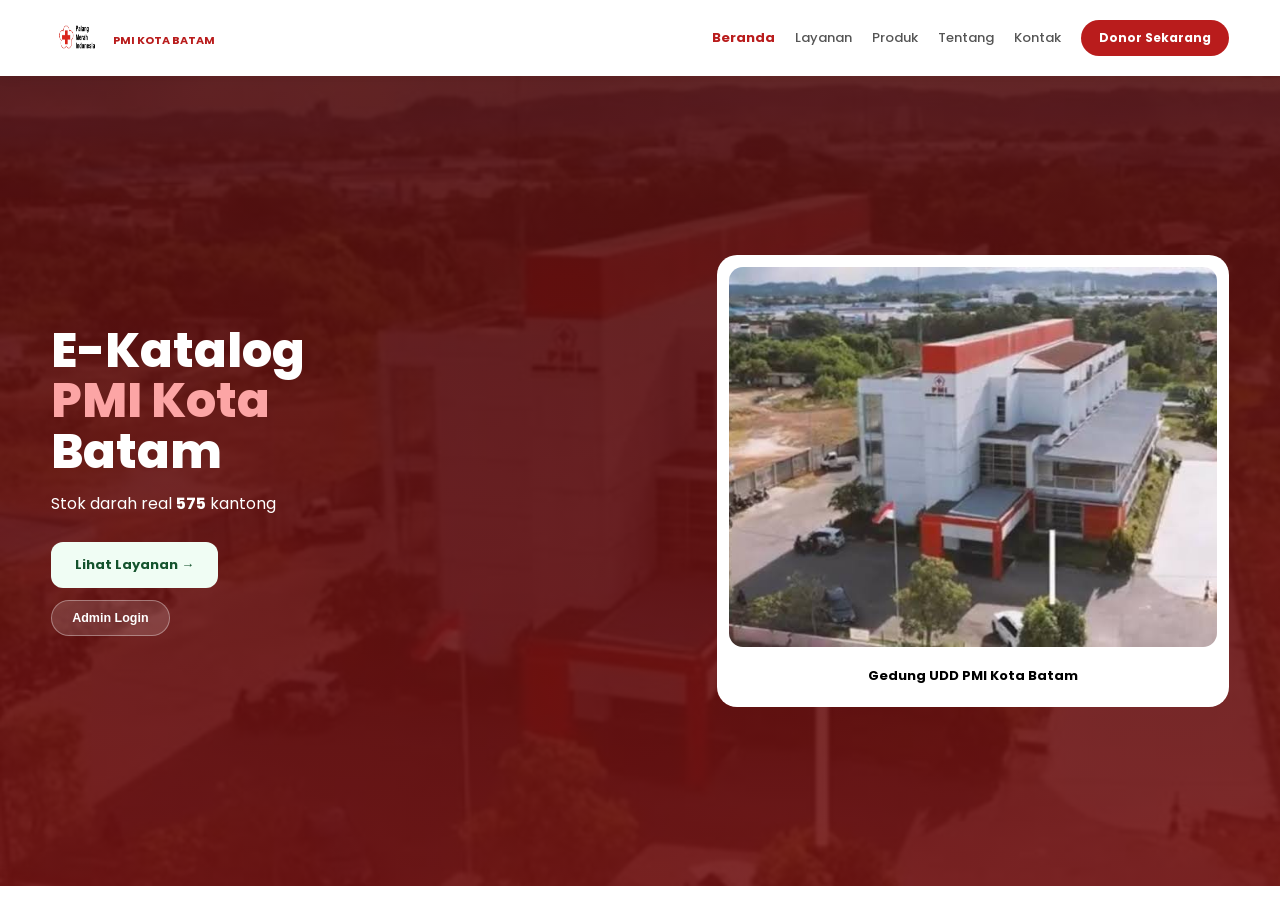
<file: index.html>
<!DOCTYPE html>
<html lang="id">
<head>
<meta charset="UTF-8"><meta name="viewport" content="width=device-width, initial-scale=1.0">
<title>PMI Kota Batam</title>
<link href="https://fonts.googleapis.com/css2?family=Poppins:wght@400;600;700;800&display=swap" rel="stylesheet">
<style>
*{margin:0;padding:0;box-sizing:border-box} body{font-family:Poppins,sans-serif;background:#fff}
.navbar{width:100%;background:#fff;position:sticky;top:0;z-index:1000;box-shadow:0 1px 12px rgba(0,0,0,.07)}
.nav-inner{width:92%;max-width:1200px;margin:auto;display:flex;justify-content:space-between;align-items:center;padding:12px 0}
.menu{display:flex;align-items:center;gap:20px}
.menu a{font-size:13px;text-decoration:none;color:#555;font-weight:500}
.menu a.active{color:#b91c1c;font-weight:700}
#loginModal{position:fixed;inset:0;background:rgba(0,0,0,0.6);display:none;align-items:center;justify-content:center;z-index:9999;padding:20px}
.login-box{width:100%;max-width:360px;background:#fff;border-radius:20px;padding:26px}
.login-box input{width:100%;padding:12px;border:1px solid #ddd;border-radius:10px;margin-top:8px;font-size:13px}
</style>
</head>
<body>

<!-- 1. MENU LENGKAP - TIDAK HILANG -->
<nav class="navbar">
  <div class="nav-inner">
    <div style="display:flex;align-items:center;gap:10px"><img src="logo-pmi.jpg" style="width:52px;height:52px"><div><b style="color:#b91c1c;font-size:11px">PMI KOTA BATAM</b></div></div>
    <div class="menu">
      <a href="index.html" class="active">Beranda</a>
      <a href="layanan.html">Layanan</a>
      <a href="produk.html">Produk</a>
      <a href="tentang.html">Tentang</a>
      <a href="kontak.html">Kontak</a>
      <a href="https://wa.me/6281170019960" style="background:#b91c1c;color:#fff!important;padding:9px 18px;border-radius:99px;font-weight:700;font-size:12px">Donor Sekarang</a>
    </div>
  </div>
</nav>

<!-- 2. BERANDA ADA FOTO GEDUNG -->
<div style="width:100%;min-height:90vh;background:linear-gradient(rgba(80,10,10,0.88),rgba(110,15,15,0.88)),url('gedung.jpg');background-size:cover;display:flex;align-items:center;padding:30px 0">
  <div style="width:92%;max-width:1200px;margin:auto;display:grid;grid-template-columns:1.1fr 0.9fr;gap:40px;align-items:center">
    <div style="color:#fff">
      <h1 style="font-size:48px;line-height:1.05;font-weight:800">E-Katalog<br><span style="color:#fca5a5">PMI Kota</span><br>Batam</h1>
      <p style="margin-top:14px">Stok darah real <b id="stok">575</b> kantong</p>
      <div style="margin-top:26px;display:flex;flex-direction:column;gap:12px;align-items:flex-start">
        <a href="layanan.html" style="background:#f0fdf4;color:#14532d;padding:13px 24px;border-radius:12px;text-decoration:none;font-weight:700;font-size:13px">Lihat Layanan →</a>
        <button onclick="document.getElementById('loginModal').style.display='flex'" style="background:rgba(255,255,255,0.14);border:1px solid rgba(255,255,255,0.35);color:#fff;padding:10px 20px;border-radius:99px;font-size:12.5px;font-weight:600;cursor:pointer">Admin Login</button>
      </div>
    </div>
    <div style="background:#fff;border-radius:20px;padding:12px">
      <img src="gedung.jpg" style="width:100%;height:380px;object-fit:cover;border-radius:14px">
      <div style="text-align:center;padding:8px"><b style="font-size:13px">Gedung UDD PMI Kota Batam</b></div>
    </div>
  </div>
</div>

<!-- 3. POPUP LOGIN USERNAME & PASSWORD -->
<div id="loginModal">
  <div class="login-box">
    <div style="display:flex;justify-content:space-between"><h3>Admin Login</h3><span onclick="document.getElementById('loginModal').style.display='none'" style="cursor:pointer;font-size:22px">×</span></div>
    <label style="font-size:12px;font-weight:600;margin-top:16px;display:block">Username</label>
    <input id="user" type="text" placeholder="Pmikotabatam2026">
    <label style="font-size:12px;font-weight:600;margin-top:12px;display:block">Password</label>
    <input id="pass" type="password" placeholder="••••••">
    <p id="err" style="font-size:11px;color:red;margin-top:8px;display:none">Username / password salah!</p>
    <button onclick="doLogin()" style="width:100%;padding:12px;background:#b91c1c;color:#fff;border:none;border-radius:10px;font-weight:700;margin-top:16px;cursor:pointer">Masuk</button>
  </div>
</div>

<script>
function doLogin(){
  let u=document.getElementById('user').value.trim();
  let p=document.getElementById('pass').value.trim();
  if(u==='Pmikotabatam2026' && p==='pmi2026'){
    localStorage.setItem('pmi_login','true');
    window.location.href='admin/dashboard.html';
  }else{
    document.getElementById('err').style.display='block';
  }
}
let s=JSON.parse(localStorage.getItem('pmi_stok_simple')||'null');
if(s){let total=s.A+s.B+s.AB+s.O; document.getElementById('stok').innerText=total}
</script>
</body>
</html>
</file>
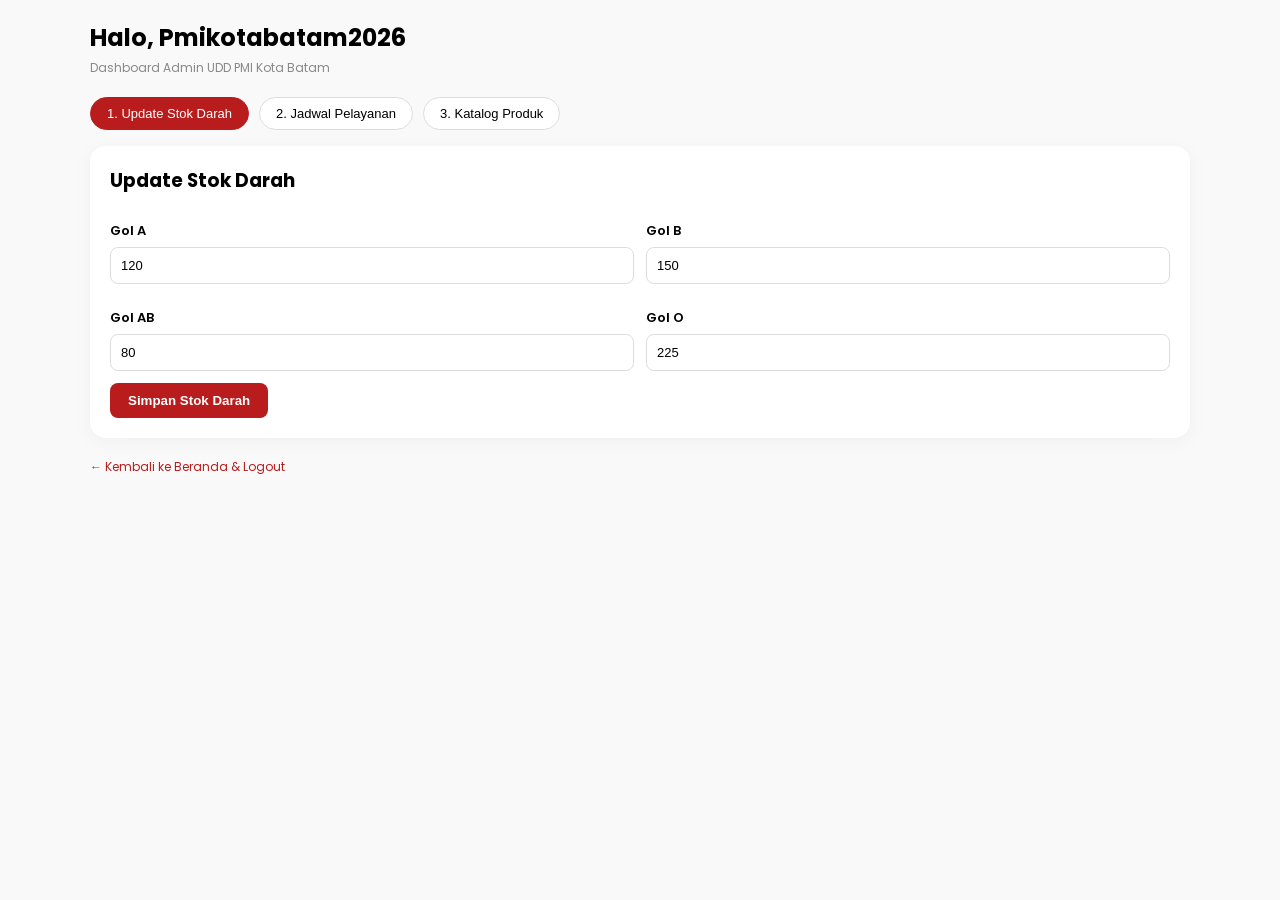
<file: dashboard.html>
<!DOCTYPE html>
<html lang="id">
<head>
<meta charset="UTF-8"><meta name="viewport" content="width=device-width, initial-scale=1.0">
<title>Dashboard Admin - PMI Kota Batam</title>
<link href="https://fonts.googleapis.com/css2?family=Poppins:wght@400;600;700&display=swap" rel="stylesheet">
<style>
body{font-family:Poppins,sans-serif;background:#f9f9f9;margin:0;padding:0}
.wrap{width:92%;max-width:1100px;margin:20px auto}
.tab{padding:8px 16px;border:1px solid #ddd;background:#fff;border-radius:20px;font-size:13px;cursor:pointer;font-weight:500}
.tab.active{background:#b91c1c;color:#fff;border-color:#b91c1c}
.card{background:#fff;border-radius:16px;padding:20px;margin-top:16px;box-shadow:0 4px 20px rgba(0,0,0,.04)}
input,textarea{width:100%;padding:10px;border:1px solid #ddd;border-radius:8px;margin-top:6px;font-size:13px;box-sizing:border-box}
.btn{background:#b91c1c;color:#fff;border:none;padding:10px 18px;border-radius:8px;font-weight:600;cursor:pointer;margin-top:12px}
label{font-size:13px;font-weight:600;margin-top:12px;display:block}
.grid{ display:grid; grid-template-columns: 1fr 1fr; gap:12px }
</style>
</head>
<body>
<div class="wrap">
  <h2 style="margin:0">Halo, Pmikotabatam2026</h2>
  <p style="margin:4px 0 0;color:#888;font-size:12px">Dashboard Admin UDD PMI Kota Batam</p>

  <div style="display:flex;gap:10px;margin-top:20px;flex-wrap:wrap">
    <button class="tab active" onclick="openTab(1)" id="t1">1. Update Stok Darah</button>
    <button class="tab" onclick="openTab(2)" id="t2">2. Jadwal Pelayanan</button>
    <button class="tab" onclick="openTab(3)" id="t3">3. Katalog Produk</button>
  </div>

  <!-- TAB 1 -->
  <div id="tab1" class="card">
    <h3 style="margin:0">Update Stok Darah</h3>
    <div class="grid" style="margin-top:14px">
      <div><label>Gol A</label><input id="stokA" type="number" value="120"></div>
      <div><label>Gol B</label><input id="stokB" type="number" value="150"></div>
      <div><label>Gol AB</label><input id="stokAB" type="number" value="80"></div>
      <div><label>Gol O</label><input id="stokO" type="number" value="225"></div>
    </div>
    <button class="btn" onclick="saveStok()">Simpan Stok Darah</button>
  </div>

  <!-- TAB 2 -->
  <div id="tab2" class="card" style="display:none">
    <h3 style="margin:0">Tambah Jadwal Pelayanan</h3>
    <label>Tanggal</label><input id="jTgl" type="date">
    <label>Jam</label><input id="jJam" type="time">
    <label>Lokasi / Kegiatan</label><input id="jLok" placeholder="Contoh: Mall Botania 2">
    <button class="btn" onclick="addJadwal()">Tambah Jadwal</button>
  </div>

  <!-- TAB 3 -->
  <div id="tab3" class="card" style="display:none">
    <h3 style="margin:0">Update Katalog Produk</h3>
    <label>Nama Produk</label><input id="pNama" placeholder="Kantong Darah Double">
    <div class="grid">
      <div><label>Harga</label><input id="pHarga" placeholder="Rp 150.000"></div>
      <div><label>Stok</label><input id="pStok" type="number" placeholder="100"></div>
    </div>
    <label>Deskripsi</label><textarea id="pDesc" rows="3"></textarea>
    <button class="btn" onclick="addProduk()">Tambah Produk</button>
  </div>

  <a href="../index.html" style="display:inline-block;margin-top:20px;font-size:12px;color:#b91c1c;text-decoration:none">← Kembali ke Beranda & Logout</a>
</div>

<script>
function openTab(n){
  document.getElementById('tab1').style.display = n==1?'block':'none';
  document.getElementById('tab2').style.display = n==2?'block':'none';
  document.getElementById('tab3').style.display = n==3?'block':'none';
  document.getElementById('t1').classList.toggle('active',n==1);
  document.getElementById('t2').classList.toggle('active',n==2);
  document.getElementById('t3').classList.toggle('active',n==3);
  if(n==3 && new URLSearchParams(window.location.search).get('tab')!='3'){
    // kalau klik dari screenshot kamu yang tab 3
    document.getElementById('tab3').style.display='block';
  }
}
function saveStok(){
  const data={A:stokA.value,B:stokB.value,AB:stokAB.value,O:stokO.value};
  localStorage.setItem('pmi_stok', JSON.stringify(data));
  alert('Stok berhasil disimpan! Total di beranda akan jadi '+(parseInt(data.A)+parseInt(data.B)+parseInt(data.AB)+parseInt(data.O))+' kantong');
}
function addJadwal(){ alert('Jadwal '+jLok.value+' berhasil ditambah (simulasi)'); }
function addProduk(){ alert('Produk '+pNama.value+' berhasil ditambah (simulasi)'); }

// buka tab sesuai URL ?tab=3 biar pas kayak screenshot kamu langsung kebuka katalog
const urlTab = new URLSearchParams(window.location.search).get('tab');
if(urlTab) openTab(parseInt(urlTab));
</script>
</body>
</html>
</file>
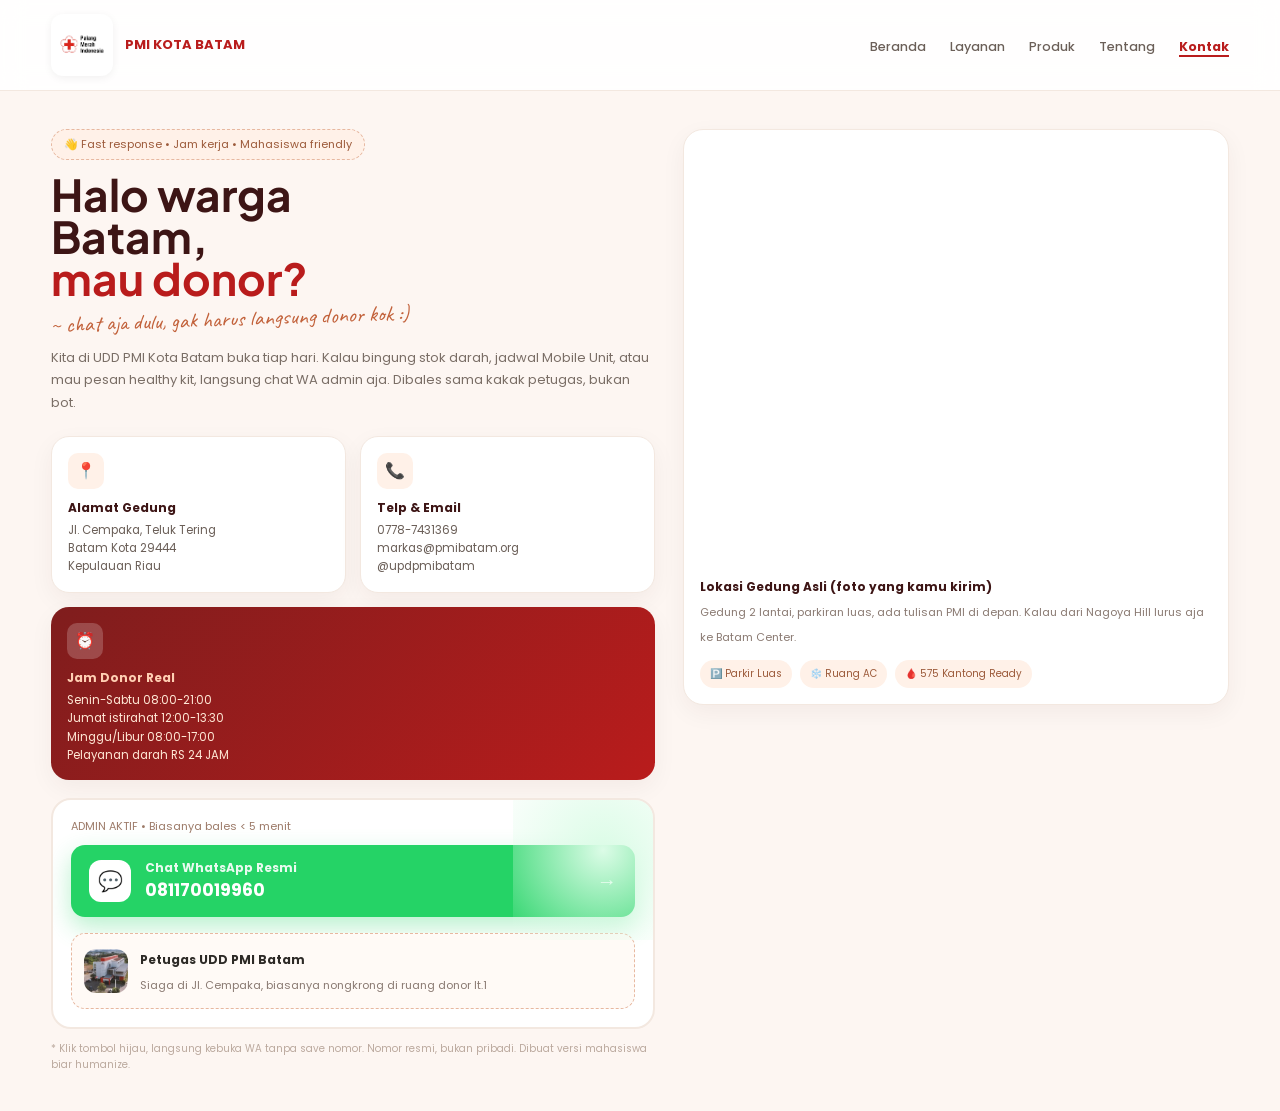
<file: kontak.html>
<!DOCTYPE html>
<html lang="id">
<head>
<meta charset="UTF-8"><meta name="viewport" content="width=device-width, initial-scale=1.0">
<title>Kontak - PMI Kota Batam</title>
<link href="https://fonts.googleapis.com/css2?family=Poppins:wght@400;500;600;700&family=Plus+Jakarta+Sans:wght@700;800&family=Caveat:wght@600&display=swap" rel="stylesheet">
<style>
*{margin:0;padding:0;box-sizing:border-box}
body{font-family:'Poppins',sans-serif;background:#fdf6f2;color:#2d2a26}
.container{width:92%;max-width:1180px;margin:auto}
.navbar{background:rgba(255,255,255,0.9);backdrop-filter:blur(12px);padding:14px 0;position:sticky;top:0;z-index:20;border-bottom:1px solid #f3e8e0}
.nav-isi{display:flex;justify-content:space-between;align-items:center}
.logo{display:flex;align-items:center;gap:12px}
.logo img{width:62px;height:62px;object-fit:contain;background:#fff;border-radius:12px;box-shadow:0 2px 8px rgba(0,0,0,.06)}
.menu a{margin-left:20px;text-decoration:none;color:#6b5f58;font-size:12.5px;font-weight:500}
.menu a.aktif{color:#b91c1c;font-weight:700;border-bottom:2px solid #b91c1c}
.wrap{display:grid;grid-template-columns:1.05fr 0.95fr;gap:28px;padding:38px 0}
.badge{display:inline-flex;gap:8px;background:#fff1e8;border:1px dashed #e7b8a0;padding:6px 12px;border-radius:99px;font-size:11px;color:#9c5a3a}
.human-title{font-family:'Plus Jakarta Sans';font-size:44px;line-height:0.95;margin-top:14px;color:#3d1515}
.human-title span{color:#b91c1c}
.coret{font-family:'Caveat';color:#c2613a;font-size:22px;transform:rotate(-2deg);display:inline-block;margin-top:6px}
.desc{margin-top:14px;font-size:13px;line-height:1.7;color:#7a6e66}
.cards{display:grid;grid-template-columns:1fr 1fr;gap:14px;margin-top:22px}
.card{background:#ffffff;border:1px solid #f3e8e0;border-radius:18px;padding:16px;box-shadow:0 8px 24px rgba(61,21,21,0.05);transition:.2s}
.card:hover{transform:translateY(-2px);box-shadow:0 12px 28px rgba(61,21,21,0.08)}
.card .icon{width:36px;height:36px;border-radius:10px;display:grid;place-items:center;background:#fff1e8;font-size:16px}
.card b{font-size:12px;color:#3d1515;display:block;margin-top:10px}
.card p{font-size:11.5px;color:#6b5f58;margin-top:4px;line-height:1.6}
.card.big{grid-column:span 2;background:linear-gradient(135deg,#7f1d1d,#b91c1c);color:#ffe8d6;border:none}
.card.big b{color:#ffcfb3}.card.big p{color:#ffe8d6}
.wa-box{background:#ffffff;border:2px solid #f3e8e0;border-radius:20px;padding:18px;margin-top:18px;position:relative;overflow:hidden}
.wa-box::after{content:"";position:absolute;width:180px;height:180px;background:radial-gradient(#dcfce7,#ffffff00);right:-40px;top:-40px}
.wa-btn{display:flex;align-items:center;gap:14px;background:#25D366;color:white;text-decoration:none;padding:14px 18px;border-radius:14px;font-weight:700;box-shadow:0 10px 24px rgba(37,211,102,0.32);animation:pulse 2s infinite}
@keyframes pulse{0%{box-shadow:0 0 0 0 rgba(37,211,102,0.5)}70%{box-shadow:0 0 0 12px rgba(37,211,102,0)}100%{box-shadow:0 0 0 0 rgba(37,211,102,0)}}
.wa-ava{width:42px;height:42px;border-radius:12px;background:white;color:#25D366;display:grid;place-items:center;font-size:20px;font-weight:800}
.map{border-radius:20px;overflow:hidden;border:1px solid #f3e8e0;background:white;box-shadow:0 8px 24px rgba(61,21,21,0.05);height:fit-content}
.map iframe{width:100%;height:420px;border:0}
.petugas{display:flex;align-items:center;gap:12px;margin-top:16px;padding:12px;background:#fffaf6;border:1px dashed #e7b8a0;border-radius:14px}
.petugas img{width:44px;height:44px;border-radius:12px;object-fit:cover}
@media(max-width:900px){.wrap{grid-template-columns:1fr}.human-title{font-size:32px}.cards{grid-template-columns:1fr}.card.big{grid-column:span 1}}
</style>
</head>
<body>
<div class="navbar">
  <div class="container nav-isi">
    <div class="logo"><img src="logo-pmi.jpg"><b style="color:#b91c1c;font-size:13px">PMI KOTA BATAM</b></div>
    <div class="menu">
      <a href="index.html">Beranda</a>
      <a href="layanan.html">Layanan</a>
      <a href="produk.html">Produk</a>
      <a href="tentang.html">Tentang</a>
      <a class="aktif" href="kontak.html">Kontak</a>
    </div>
  </div>
</div>

<div class="container wrap">
  <!-- KIRI: HUMANIZE -->
  <div>
    <div class="badge">👋 Fast response • Jam kerja • Mahasiswa friendly</div>
    <h1 class="human-title">Halo warga<br>Batam,<br><span>mau donor?</span></h1>
    <div class="coret">~ chat aja dulu, gak harus langsung donor kok :)</div>
    <p class="desc">Kita di UDD PMI Kota Batam buka tiap hari. Kalau bingung stok darah, jadwal Mobile Unit, atau mau pesan healthy kit, langsung chat WA admin aja. Dibales sama kakak petugas, bukan bot.</p>

    <div class="cards">
      <div class="card"><div class="icon">📍</div><b>Alamat Gedung</b><p>Jl. Cempaka, Teluk Tering<br>Batam Kota 29444<br>Kepulauan Riau</p></div>
      <div class="card"><div class="icon">📞</div><b>Telp & Email</b><p>0778-7431369<br>markas@pmibatam.org<br>@updpmibatam</p></div>
      <div class="card big"><div class="icon" style="background:rgba(255,255,255,0.2)">⏰</div><b>Jam Donor Real</b><p>Senin-Sabtu 08:00-21:00<br>Jumat istirahat 12:00-13:30<br>Minggu/Libur 08:00-17:00<br>Pelayanan darah RS 24 JAM</p></div>
    </div>

    <div class="wa-box">
      <p style="font-size:11px;color:#9c7a68;margin-bottom:10px">ADMIN AKTIF • Biasanya bales < 5 menit</p>
      <a class="wa-btn" href="https://wa.me/6281170019960?text=Halo%20Kak%20PMI%20Kota%20Batam,%20saya%20lihat%20e-katalog%20mahasiswa,%20mau%20tanya%20donor%20darah" target="_blank">
        <div class="wa-ava">💬</div>
        <div><div style="font-size:12px;opacity:0.9">Chat WhatsApp Resmi</div><div style="font-size:17px">081170019960</div></div>
        <div style="margin-left:auto;font-size:20px">→</div>
      </a>
      <div class="petugas">
        <img src="gedung.jpg">
        <div><b style="font-size:12px">Petugas UDD PMI Batam</b><br><span style="font-size:11px;color:#8a7a72">Siaga di Jl. Cempaka, biasanya nongkrong di ruang donor lt.1</span></div>
      </div>
    </div>

    <p style="font-size:10px;color:#bba99e;margin-top:12px">* Klik tombol hijau, langsung kebuka WA tanpa save nomor. Nomor resmi, bukan pribadi. Dibuat versi mahasiswa biar humanize.</p>
  </div>

  <!-- KANAN: MAP MODERN KLASIK -->
  <div class="map">
    <iframe src="https://www.google.com/maps?q=PMI+Kota+Batam+Jl+Cempaka+Teluk+Tering&z=16&output=embed"></iframe>
    <div style="padding:16px">
      <b style="font-size:12px;color:#3d1515">Lokasi Gedung Asli (foto yang kamu kirim)</b><br>
      <span style="font-size:11px;color:#8a7a72">Gedung 2 lantai, parkiran luas, ada tulisan PMI di depan. Kalau dari Nagoya Hill lurus aja ke Batam Center.</span>
      <div style="margin-top:12px;display:flex;gap:8px">
        <span style="background:#fff1e8;padding:6px 10px;border-radius:99px;font-size:10px;color:#9c5a3a">🅿️ Parkir Luas</span>
        <span style="background:#fff1e8;padding:6px 10px;border-radius:99px;font-size:10px;color:#9c5a3a">❄️ Ruang AC</span>
        <span style="background:#fff1e8;padding:6px 10px;border-radius:99px;font-size:10px;color:#9c5a3a">🩸 575 Kantong Ready</span>
      </div>
    </div>
  </div>
</div>
</body>
</html>
</file>
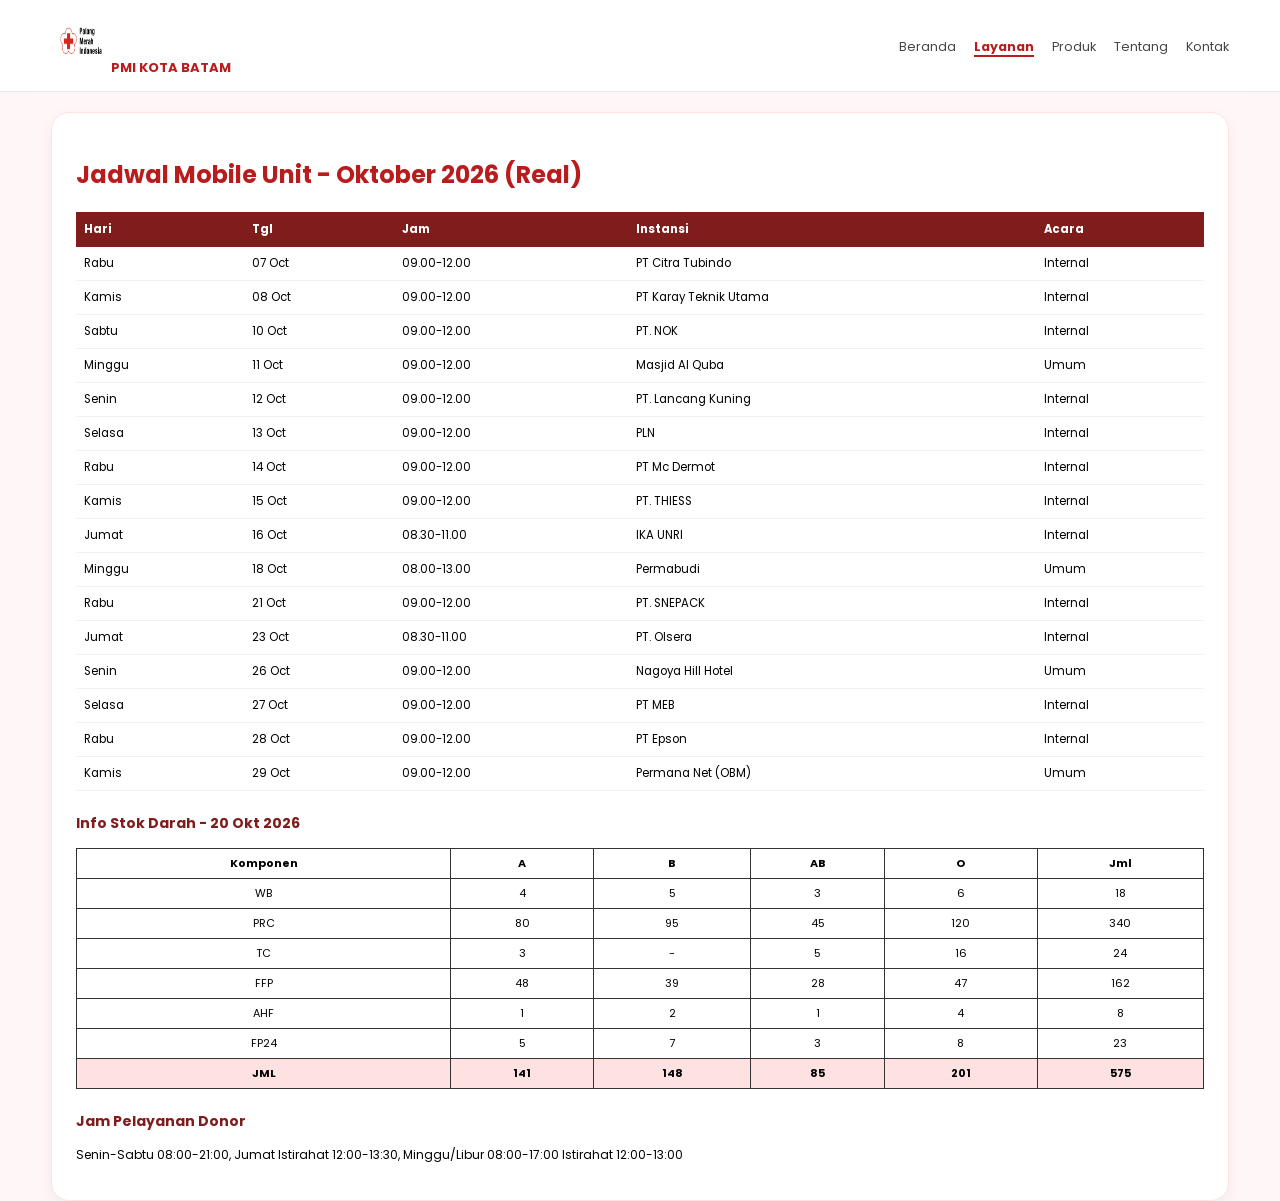
<file: layanan.html>
<!DOCTYPE html><html lang="id"><head><meta charset="UTF-8"><meta name="viewport" content="width=device-width, initial-scale=1.0"><title>Layanan - PMI</title><link href="https://fonts.googleapis.com/css2?family=Poppins:wght@400;600;700&display=swap" rel="stylesheet"><style>body{font-family:Poppins;background:#fff7f7;margin:0}.container{width:92%;max-width:1180px;margin:auto}.navbar{background:rgba(255,255,255,0.9);backdrop-filter:blur(12px);padding:12px 0;border-bottom:1px solid #ffe2e2;position:sticky;top:0;z-index:10}.nav-isi{display:flex;justify-content:space-between;align-items:center}.logo img{width:60px;height:60px;border-radius:10px}.menu a{margin-left:18px;text-decoration:none;color:#444;font-size:12.5px}.menu a.aktif{color:#b91c1c;font-weight:700;border-bottom:2.5px solid #b91c1c}.section{background:white;margin-top:20px;border-radius:18px;padding:24px;box-shadow:0 6px 18px rgba(0,0,0,.05);border:1px solid #ffe2e2}.jadwal{width:100%;border-collapse:collapse;font-size:11.5px;margin-top:10px}.jadwal th{background:#7f1d1d;color:white;padding:9px 8px;text-align:left}.jadwal td{padding:8px;border-bottom:1px solid #f1f1f1}.stok{width:100%;border-collapse:collapse;font-size:11px;margin-top:10px}.stok th,.stok td{border:1px solid #333;padding:6px;text-align:center}</style></head><body>
<div class="navbar"><div class="container nav-isi"><div class="logo"><img src="logo-pmi.jpg"><b style="color:#b91c1c;font-size:13px">PMI KOTA BATAM</b></div><div class="menu"><a href="index.html">Beranda</a><a class="aktif" href="layanan.html">Layanan</a><a href="produk.html">Produk</a><a href="tentang.html">Tentang</a><a href="kontak.html">Kontak</a></div></div></div>
<div class="container"><div class="section"><h2 style="color:#b91c1c">Jadwal Mobile Unit - Oktober 2026 (Real)</h2><table class="jadwal"><tr><th>Hari</th><th>Tgl</th><th>Jam</th><th>Instansi</th><th>Acara</th></tr><tr><td>Rabu</td><td>07 Oct</td><td>09.00-12.00</td><td>PT Citra Tubindo</td><td>Internal</td></tr><tr><td>Kamis</td><td>08 Oct</td><td>09.00-12.00</td><td>PT Karay Teknik Utama</td><td>Internal</td></tr><tr><td>Sabtu</td><td>10 Oct</td><td>09.00-12.00</td><td>PT. NOK</td><td>Internal</td></tr><tr><td>Minggu</td><td>11 Oct</td><td>09.00-12.00</td><td>Masjid Al Quba</td><td>Umum</td></tr><tr><td>Senin</td><td>12 Oct</td><td>09.00-12.00</td><td>PT. Lancang Kuning</td><td>Internal</td></tr><tr><td>Selasa</td><td>13 Oct</td><td>09.00-12.00</td><td>PLN</td><td>Internal</td></tr><tr><td>Rabu</td><td>14 Oct</td><td>09.00-12.00</td><td>PT Mc Dermot</td><td>Internal</td></tr><tr><td>Kamis</td><td>15 Oct</td><td>09.00-12.00</td><td>PT. THIESS</td><td>Internal</td></tr><tr><td>Jumat</td><td>16 Oct</td><td>08.30-11.00</td><td>IKA UNRI</td><td>Internal</td></tr><tr><td>Minggu</td><td>18 Oct</td><td>08.00-13.00</td><td>Permabudi</td><td>Umum</td></tr><tr><td>Rabu</td><td>21 Oct</td><td>09.00-12.00</td><td>PT. SNEPACK</td><td>Internal</td></tr><tr><td>Jumat</td><td>23 Oct</td><td>08.30-11.00</td><td>PT. Olsera</td><td>Internal</td></tr><tr><td>Senin</td><td>26 Oct</td><td>09.00-12.00</td><td>Nagoya Hill Hotel</td><td>Umum</td></tr><tr><td>Selasa</td><td>27 Oct</td><td>09.00-12.00</td><td>PT MEB</td><td>Internal</td></tr><tr><td>Rabu</td><td>28 Oct</td><td>09.00-12.00</td><td>PT Epson</td><td>Internal</td></tr><tr><td>Kamis</td><td>29 Oct</td><td>09.00-12.00</td><td>Permana Net (OBM)</td><td>Umum</td></tr></table><h3 style="margin-top:22px;color:#7f1d1d;font-size:14px">Info Stok Darah - 20 Okt 2026</h3><table class="stok"><tr><th>Komponen</th><th>A</th><th>B</th><th>AB</th><th>O</th><th>Jml</th></tr><tr><td>WB</td><td>4</td><td>5</td><td>3</td><td>6</td><td>18</td></tr><tr><td>PRC</td><td>80</td><td>95</td><td>45</td><td>120</td><td>340</td></tr><tr><td>TC</td><td>3</td><td>-</td><td>5</td><td>16</td><td>24</td></tr><tr><td>FFP</td><td>48</td><td>39</td><td>28</td><td>47</td><td>162</td></tr><tr><td>AHF</td><td>1</td><td>2</td><td>1</td><td>4</td><td>8</td></tr><tr><td>FP24</td><td>5</td><td>7</td><td>3</td><td>8</td><td>23</td></tr><tr style="font-weight:700;background:#fee2e2"><td>JML</td><td>141</td><td>148</td><td>85</td><td>201</td><td>575</td></tr></table><h3 style="margin-top:22px;color:#7f1d1d;font-size:14px">Jam Pelayanan Donor</h3><p style="font-size:12px;margin-top:6px">Senin-Sabtu 08:00-21:00, Jumat Istirahat 12:00-13:30, Minggu/Libur 08:00-17:00 Istirahat 12:00-13:00</p></div></div></body></html>
</file>
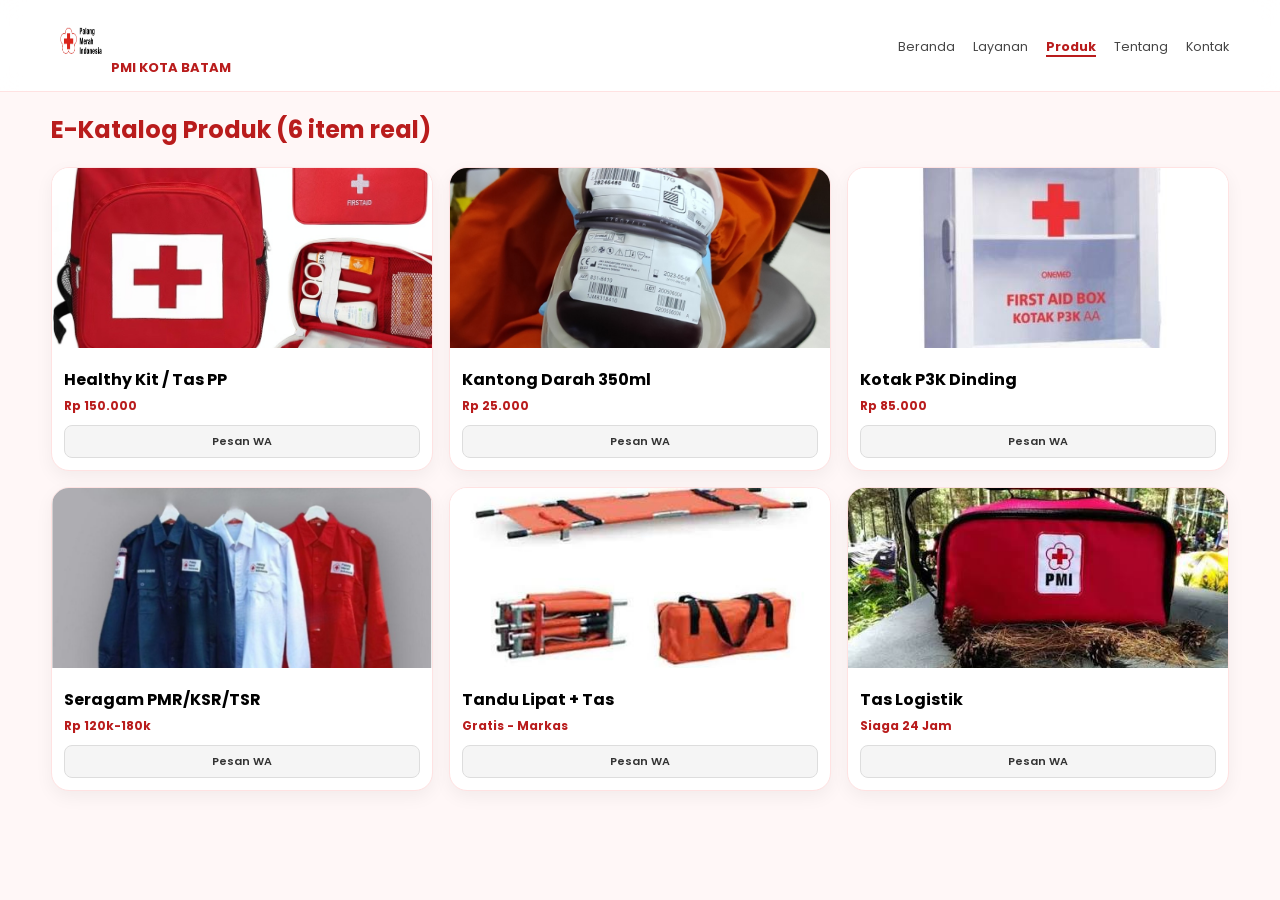
<file: produk.html>
<!DOCTYPE html><html lang="id"><head><meta charset="UTF-8"><meta name="viewport" content="width=device-width, initial-scale=1.0"><title>Produk - PMI</title><link href="https://fonts.googleapis.com/css2?family=Poppins:wght@400;600;700&display=swap" rel="stylesheet"><style>body{font-family:Poppins;background:#fff7f7;margin:0}.container{width:92%;max-width:1180px;margin:auto}.navbar{background:rgba(255,255,255,0.9);backdrop-filter:blur(12px);padding:12px 0;border-bottom:1px solid #ffe2e2;position:sticky;top:0}.nav-isi{display:flex;justify-content:space-between;align-items:center}.logo img{width:60px;height:60px;border-radius:10px}.menu a{margin-left:18px;text-decoration:none;color:#444;font-size:12.5px}.menu a.aktif{color:#b91c1c;font-weight:700;border-bottom:2.5px solid #b91c1c}.grid{display:grid;grid-template-columns:repeat(3,1fr);gap:16px;margin-top:20px}.card{background:white;border-radius:18px;overflow:hidden;border:1px solid #ffe2e2;box-shadow:0 6px 18px rgba(0,0,0,.05)}.card img{width:100%;height:180px;object-fit:cover}.info{padding:12px}.btn-wa{display:block;margin-top:8px;background:#f5f5f5;border:1px solid #ddd;text-align:center;padding:7px;border-radius:8px;font-size:11px;text-decoration:none;color:#333;font-weight:600}</style></head><body>
<div class="navbar"><div class="container nav-isi"><div class="logo"><img src="logo-pmi.jpg"><b style="color:#b91c1c;font-size:13px">PMI KOTA BATAM</b></div><div class="menu"><a href="index.html">Beranda</a><a href="layanan.html">Layanan</a><a class="aktif" href="produk.html">Produk</a><a href="tentang.html">Tentang</a><a href="kontak.html">Kontak</a></div></div></div>
<div class="container" style="padding-bottom:30px"><h2 style="color:#b91c1c;margin-top:20px">E-Katalog Produk (6 item real)</h2><div class="grid"><div class="card"><img src="healthy.jpg"><div class="info"><b>Healthy Kit / Tas PP</b><br><span style="color:#b91c1c;font-weight:700;font-size:12px">Rp 150.000</span><a class="btn-wa" href="https://wa.me/6281170019960" target="_blank">Pesan WA</a></div></div><div class="card"><img src="kantong-darah.jpg"><div class="info"><b>Kantong Darah 350ml</b><br><span style="color:#b91c1c;font-weight:700;font-size:12px">Rp 25.000</span><a class="btn-wa" href="https://wa.me/6281170019960" target="_blank">Pesan WA</a></div></div><div class="card"><img src="kotak.jpg"><div class="info"><b>Kotak P3K Dinding</b><br><span style="color:#b91c1c;font-weight:700;font-size:12px">Rp 85.000</span><a class="btn-wa" href="https://wa.me/6281170019960" target="_blank">Pesan WA</a></div></div><div class="card"><img src="seragam.jpg"><div class="info"><b>Seragam PMR/KSR/TSR</b><br><span style="color:#b91c1c;font-weight:700;font-size:12px">Rp 120k-180k</span><a class="btn-wa" href="https://wa.me/6281170019960" target="_blank">Pesan WA</a></div></div><div class="card"><img src="tandu.jpg"><div class="info"><b>Tandu Lipat + Tas</b><br><span style="color:#b91c1c;font-weight:700;font-size:12px">Gratis - Markas</span><a class="btn-wa" href="https://wa.me/6281170019960" target="_blank">Pesan WA</a></div></div><div class="card"><img src="tas.jpg"><div class="info"><b>Tas Logistik</b><br><span style="color:#b91c1c;font-weight:700;font-size:12px">Siaga 24 Jam</span><a class="btn-wa" href="https://wa.me/6281170019960" target="_blank">Pesan WA</a></div></div></div></div></body></html>
</file>
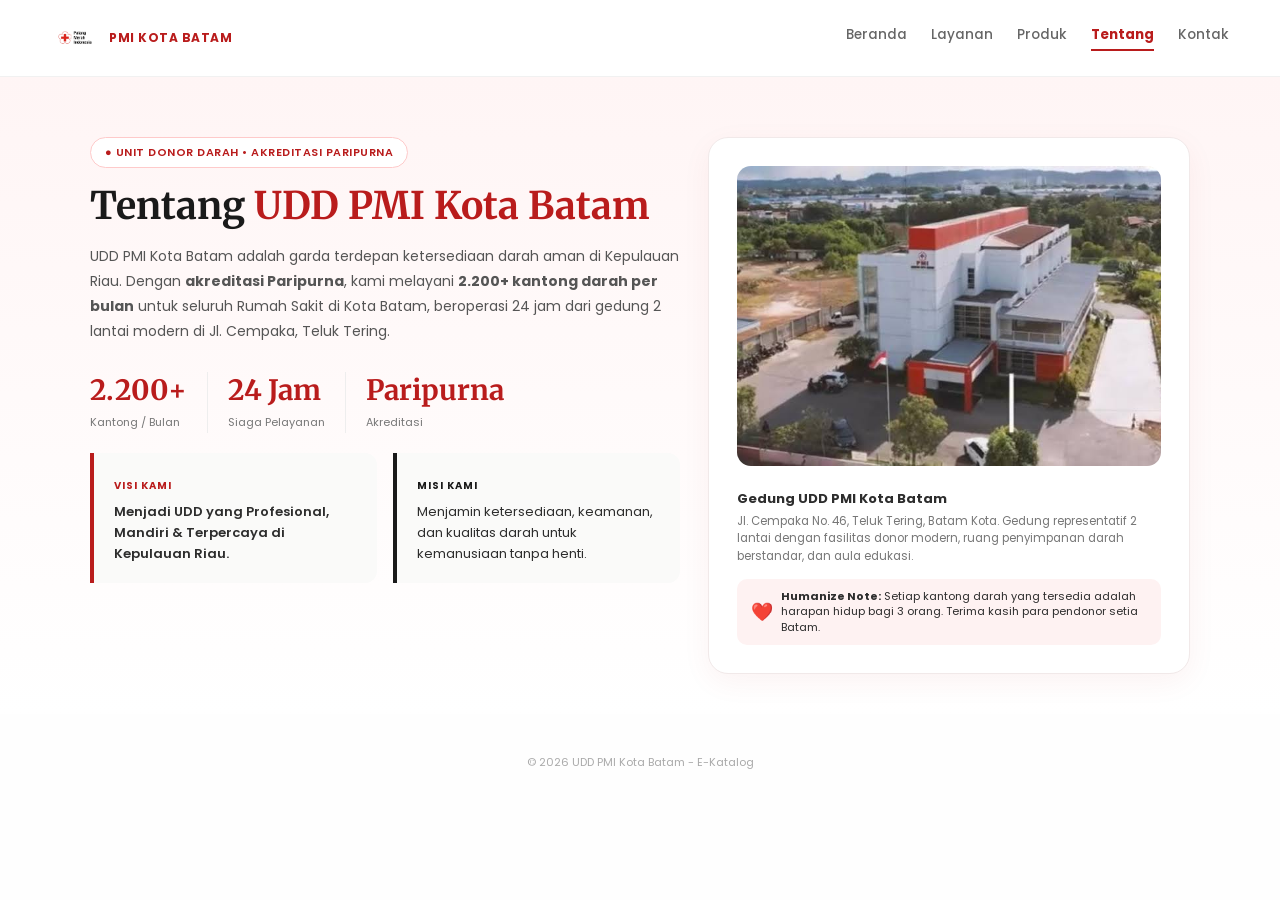
<file: tentang.html>
<!DOCTYPE html>
<html lang="id">
<head>
<meta charset="UTF-8"><meta name="viewport" content="width=device-width, initial-scale=1.0">
<title>Tentang - PMI Kota Batam</title>
<link href="https://fonts.googleapis.com/css2?family=Poppins:wght@400;500;600;700;800&family=Merriweather:wght@700&display=swap" rel="stylesheet">
<style>
*{margin:0;padding:0;box-sizing:border-box} body{font-family:Poppins,sans-serif;background:#fefefe;color:#2d2d2d}
.navbar{width:100%;background:#fff;position:sticky;top:0;z-index:1000;border-bottom:1px solid #f1f1f1}
.nav-inner{width:92%;max-width:1200px;margin:auto;display:flex;justify-content:space-between;align-items:center;padding:14px 0}
.menu{display:flex;gap:24px}.menu a{text-decoration:none;color:#666;font-size:13.5px;font-weight:500}.menu a.active{color:#b91c1c;font-weight:700;border-bottom:2.5px solid #b91c1c;padding-bottom:4px}
.hero-about{background:linear-gradient(180deg,#fff5f5 0%,#ffffff 100%);padding:60px 0 40px}
.container{width:92%;max-width:1100px;margin:auto}
.badge{display:inline-block;background:#fff;border:1px solid #fecaca;color:#b91c1c;padding:6px 14px;border-radius:99px;font-size:11px;font-weight:600;letter-spacing:.5px}
.card-white{background:#fff;border:1px solid #f1e9e9;border-radius:20px;padding:28px;box-shadow:0 8px 30px rgba(185,28,28,.05)}
.grid-2{display:grid;grid-template-columns:1.1fr .9fr;gap:28px}
.stat{display:flex;gap:14px;align-items:center}
.stat b{font-family:Merriweather;font-size:28px;color:#b91c1c}
.visi-misi{display:grid;grid-template-columns:1fr 1fr;gap:16px;margin-top:20px}
.vm-card{background:#fafaf9;border-left:4px solid #b91c1c;padding:18px 20px;border-radius:0 12px 12px 0}
@media(max-width:768px){.grid-2,.visi-misi{grid-template-columns:1fr}}
</style>
</head>
<body>

<nav class="navbar">
  <div class="nav-inner">
    <div style="display:flex;align-items:center;gap:10px"><img src="logo-pmi.jpg" style="width:48px;height:48px;object-fit:contain"><b style="color:#b91c1c;font-size:12px;letter-spacing:.5px">PMI KOTA BATAM</b></div>
    <div class="menu"><a href="index.html">Beranda</a><a href="layanan.html">Layanan</a><a href="produk.html">Produk</a><a href="tentang.html" class="active">Tentang</a><a href="kontak.html">Kontak</a></div>
  </div>
</nav>

<div class="hero-about">
  <div class="container grid-2">
    <div>
      <span class="badge">● UNIT DONOR DARAH • AKREDITASI PARIPURNA</span>
      <h1 style="font-family:Merriweather;font-size:38px;line-height:1.15;margin-top:16px;color:#1a1a1a">Tentang <span style="color:#b91c1c">UDD PMI Kota Batam</span></h1>
      <p style="margin-top:16px;font-size:14px;line-height:1.8;color:#555">UDD PMI Kota Batam adalah garda terdepan ketersediaan darah aman di Kepulauan Riau. Dengan <b>akreditasi Paripurna</b>, kami melayani <b>2.200+ kantong darah per bulan</b> untuk seluruh Rumah Sakit di Kota Batam, beroperasi 24 jam dari gedung 2 lantai modern di Jl. Cempaka, Teluk Tering.</p>
      
      <div style="display:flex;gap:20px;margin-top:28px">
        <div class="stat"><div><b>2.200+</b><br><span style="font-size:11px;color:#777">Kantong / Bulan</span></div></div>
        <div style="width:1px;background:#eee"></div>
        <div class="stat"><div><b>24 Jam</b><br><span style="font-size:11px;color:#777">Siaga Pelayanan</span></div></div>
        <div style="width:1px;background:#eee"></div>
        <div class="stat"><div><b>Paripurna</b><br><span style="font-size:11px;color:#777">Akreditasi</span></div></div>
      </div>

      <div class="visi-misi">
        <div class="vm-card"><small style="color:#b91c1c;font-weight:700;letter-spacing:1px;font-size:10px">VISI KAMI</small><p style="font-size:13px;margin-top:6px;line-height:1.6;font-weight:600">Menjadi UDD yang Profesional, Mandiri & Terpercaya di Kepulauan Riau.</p></div>
        <div class="vm-card" style="border-left-color:#1a1a1a"><small style="color:#1a1a1a;font-weight:700;letter-spacing:1px;font-size:10px">MISI KAMI</small><p style="font-size:13px;margin-top:6px;line-height:1.6">Menjamin ketersediaan, keamanan, dan kualitas darah untuk kemanusiaan tanpa henti.</p></div>
      </div>
    </div>

    <div class="card-white">
      <img src="gedung.jpg" style="width:100%;height:300px;object-fit:cover;border-radius:14px">
      <div style="margin-top:16px">
        <h4 style="font-size:13px">Gedung UDD PMI Kota Batam</h4>
        <p style="font-size:11.5px;color:#777;margin-top:4px;line-height:1.5">Jl. Cempaka No. 46, Teluk Tering, Batam Kota. Gedung representatif 2 lantai dengan fasilitas donor modern, ruang penyimpanan darah berstandar, dan aula edukasi.</p>
        <div style="margin-top:14px;padding:10px 14px;background:#fef2f2;border-radius:10px;display:flex;gap:8px;align-items:center">
          <span style="font-size:18px">❤️</span><p style="font-size:11px;line-height:1.4"><b>Humanize Note:</b> Setiap kantong darah yang tersedia adalah harapan hidup bagi 3 orang. Terima kasih para pendonor setia Batam.</p>
        </div>
      </div>
    </div>
  </div>
</div>

<div style="text-align:center;padding:40px 0;color:#aaa;font-size:11px">© 2026 UDD PMI Kota Batam - E-Katalog</div>

</body>
</html>
</file>
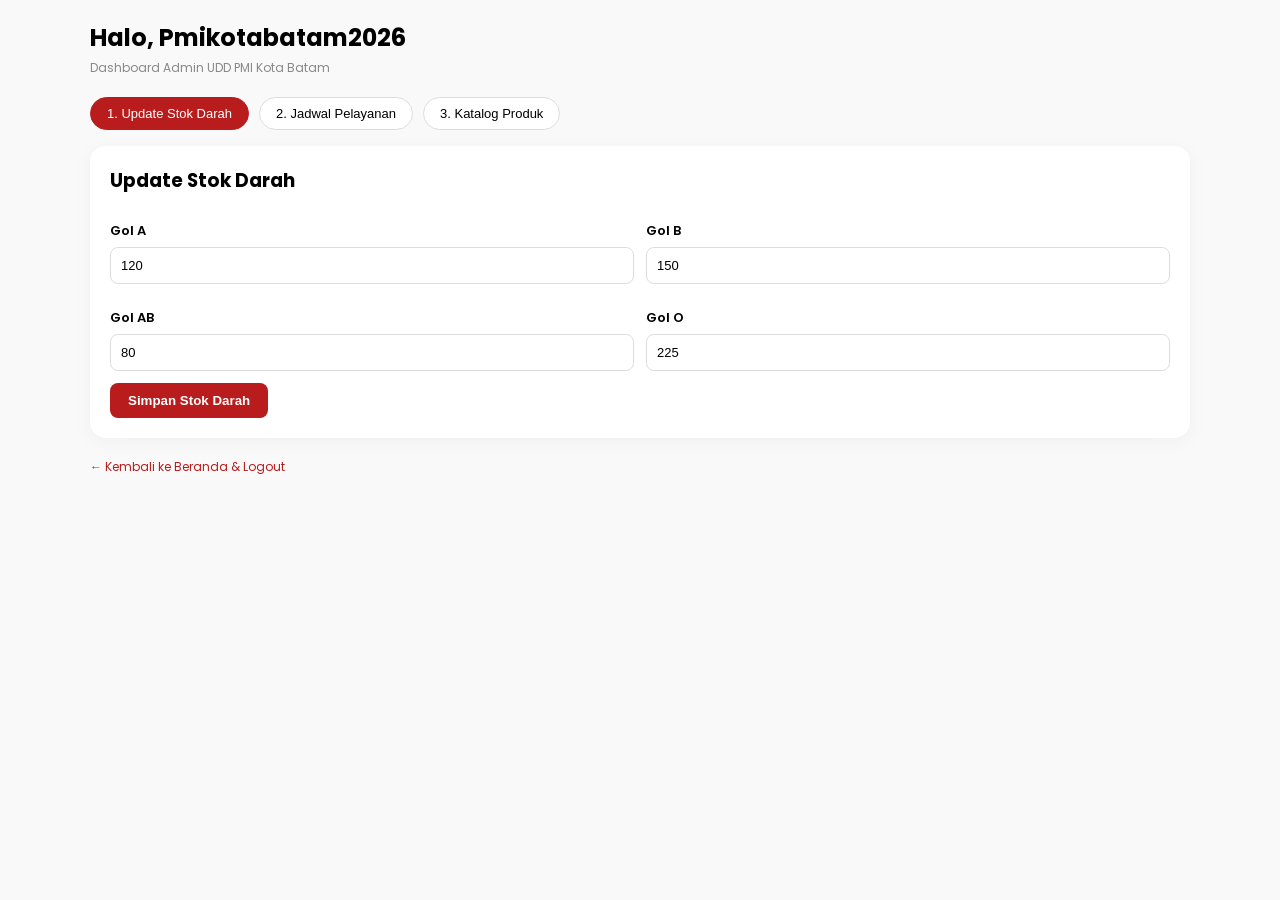
<file: admin/dashboard.html>
<!DOCTYPE html>
<html lang="id">
<head>
<meta charset="UTF-8"><meta name="viewport" content="width=device-width, initial-scale=1.0">
<title>Dashboard Admin - PMI Kota Batam</title>
<link href="https://fonts.googleapis.com/css2?family=Poppins:wght@400;600;700&display=swap" rel="stylesheet">
<style>
body{font-family:Poppins,sans-serif;background:#f9f9f9;margin:0;padding:0}
.wrap{width:92%;max-width:1100px;margin:20px auto}
.tab{padding:8px 16px;border:1px solid #ddd;background:#fff;border-radius:20px;font-size:13px;cursor:pointer;font-weight:500}
.tab.active{background:#b91c1c;color:#fff;border-color:#b91c1c}
.card{background:#fff;border-radius:16px;padding:20px;margin-top:16px;box-shadow:0 4px 20px rgba(0,0,0,.04)}
input,textarea{width:100%;padding:10px;border:1px solid #ddd;border-radius:8px;margin-top:6px;font-size:13px;box-sizing:border-box}
.btn{background:#b91c1c;color:#fff;border:none;padding:10px 18px;border-radius:8px;font-weight:600;cursor:pointer;margin-top:12px}
label{font-size:13px;font-weight:600;margin-top:12px;display:block}
.grid{ display:grid; grid-template-columns: 1fr 1fr; gap:12px }
</style>
</head>
<body>
<div class="wrap">
  <h2 style="margin:0">Halo, Pmikotabatam2026</h2>
  <p style="margin:4px 0 0;color:#888;font-size:12px">Dashboard Admin UDD PMI Kota Batam</p>

  <div style="display:flex;gap:10px;margin-top:20px;flex-wrap:wrap">
    <button class="tab active" onclick="openTab(1)" id="t1">1. Update Stok Darah</button>
    <button class="tab" onclick="openTab(2)" id="t2">2. Jadwal Pelayanan</button>
    <button class="tab" onclick="openTab(3)" id="t3">3. Katalog Produk</button>
  </div>

  <!-- TAB 1 -->
  <div id="tab1" class="card">
    <h3 style="margin:0">Update Stok Darah</h3>
    <div class="grid" style="margin-top:14px">
      <div><label>Gol A</label><input id="stokA" type="number" value="120"></div>
      <div><label>Gol B</label><input id="stokB" type="number" value="150"></div>
      <div><label>Gol AB</label><input id="stokAB" type="number" value="80"></div>
      <div><label>Gol O</label><input id="stokO" type="number" value="225"></div>
    </div>
    <button class="btn" onclick="saveStok()">Simpan Stok Darah</button>
  </div>

  <!-- TAB 2 -->
  <div id="tab2" class="card" style="display:none">
    <h3 style="margin:0">Tambah Jadwal Pelayanan</h3>
    <label>Tanggal</label><input id="jTgl" type="date">
    <label>Jam</label><input id="jJam" type="time">
    <label>Lokasi / Kegiatan</label><input id="jLok" placeholder="Contoh: Mall Botania 2">
    <button class="btn" onclick="addJadwal()">Tambah Jadwal</button>
  </div>

  <!-- TAB 3 -->
  <div id="tab3" class="card" style="display:none">
    <h3 style="margin:0">Update Katalog Produk</h3>
    <label>Nama Produk</label><input id="pNama" placeholder="Kantong Darah Double">
    <div class="grid">
      <div><label>Harga</label><input id="pHarga" placeholder="Rp 150.000"></div>
      <div><label>Stok</label><input id="pStok" type="number" placeholder="100"></div>
    </div>
    <label>Deskripsi</label><textarea id="pDesc" rows="3"></textarea>
    <button class="btn" onclick="addProduk()">Tambah Produk</button>
  </div>

  <a href="../index.html" style="display:inline-block;margin-top:20px;font-size:12px;color:#b91c1c;text-decoration:none">← Kembali ke Beranda & Logout</a>
</div>

<script>
function openTab(n){
  document.getElementById('tab1').style.display = n==1?'block':'none';
  document.getElementById('tab2').style.display = n==2?'block':'none';
  document.getElementById('tab3').style.display = n==3?'block':'none';
  document.getElementById('t1').classList.toggle('active',n==1);
  document.getElementById('t2').classList.toggle('active',n==2);
  document.getElementById('t3').classList.toggle('active',n==3);
  if(n==3 && new URLSearchParams(window.location.search).get('tab')!='3'){
    // kalau klik dari screenshot kamu yang tab 3
    document.getElementById('tab3').style.display='block';
  }
}
function saveStok(){
  const data={A:stokA.value,B:stokB.value,AB:stokAB.value,O:stokO.value};
  localStorage.setItem('pmi_stok', JSON.stringify(data));
  alert('Stok berhasil disimpan! Total di beranda akan jadi '+(parseInt(data.A)+parseInt(data.B)+parseInt(data.AB)+parseInt(data.O))+' kantong');
}
function addJadwal(){ alert('Jadwal '+jLok.value+' berhasil ditambah (simulasi)'); }
function addProduk(){ alert('Produk '+pNama.value+' berhasil ditambah (simulasi)'); }

// buka tab sesuai URL ?tab=3 biar pas kayak screenshot kamu langsung kebuka katalog
const urlTab = new URLSearchParams(window.location.search).get('tab');
if(urlTab) openTab(parseInt(urlTab));
</script>
</body>
</html>
</file>
